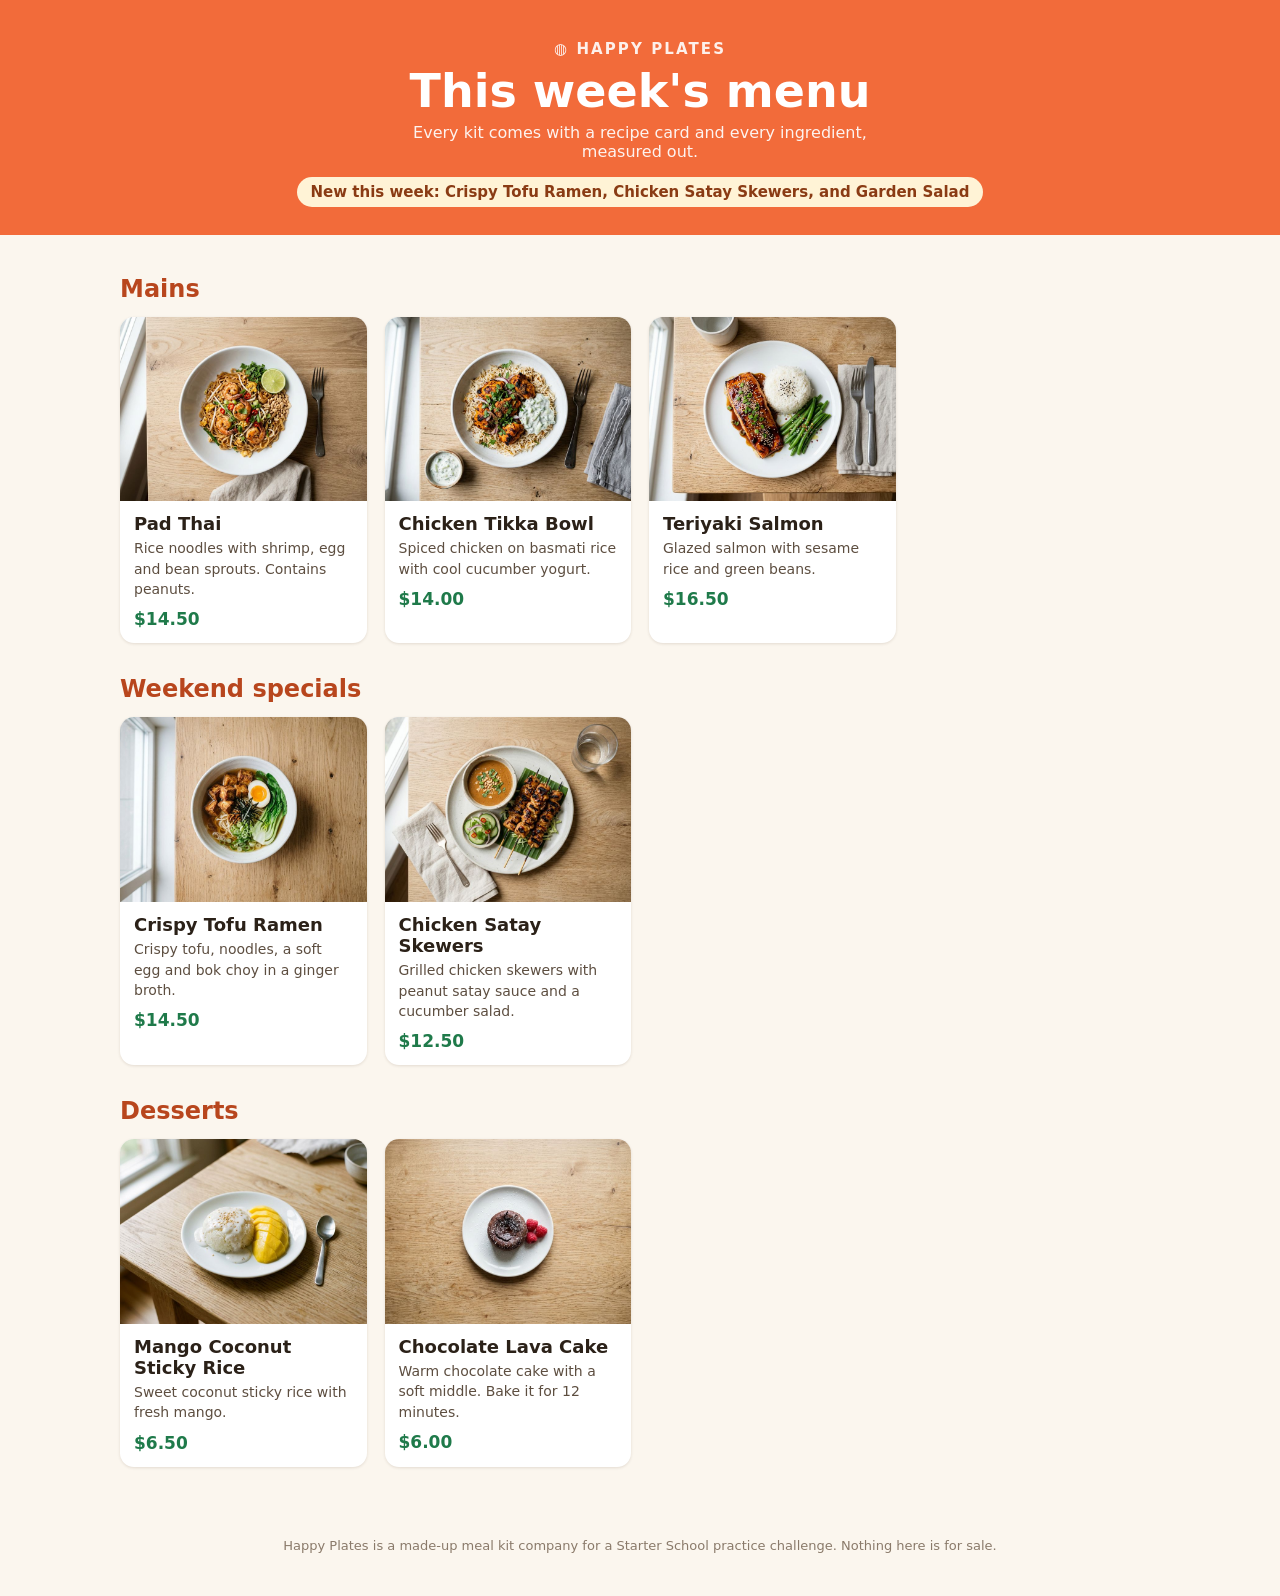
<file: index.html>
<!DOCTYPE html>
<html lang="en">
<head>
  <meta charset="utf-8">
  <meta name="viewport" content="width=device-width, initial-scale=1">
  <meta name="robots" content="noindex">
  <title>Happy Plates · This week's menu</title>
  <link rel="stylesheet" href="style.css">
</head>
<body>
  <header class="top">
    <p class="logo">Happy Plates</p>
    <h1>This week's menu</h1>
    <p class="sub">Every kit comes with a recipe card and every ingredient, measured out.</p>
    <p class="new">New this week: Crispy Tofu Ramen, Chicken Satay Skewers, and Garden Salad </p>
  </header>

  <main>
    <h2>Mains</h2>
    <section class="menu">

      <article class="dish">
        <img src="photos/pad-thai.jpg" alt="Pad thai noodles with shrimp, crushed peanuts and a lime wedge">
        <h3>Pad Thai</h3>
        <p class="desc">Rice noodles with shrimp, egg and bean sprouts. Contains peanuts.</p>
        <p class="price">$14.50</p>
      </article>

      <article class="dish">
        <img src="photos/chicken-tikka-bowl.jpg" alt="Spiced chicken tikka over basmati rice with cucumber yogurt">
        <h3>Chicken Tikka Bowl</h3>
        <p class="desc">Spiced chicken on basmati rice with cool cucumber yogurt.</p>
        <p class="price">$14.00</p>
      </article>

      <article class="dish">
        <img src="photos/teriyaki-salmon.jpg" alt="Glazed salmon with sesame seeds, white rice and green beans">
        <h3>Teriyaki Salmon</h3>
        <p class="desc">Glazed salmon with sesame rice and green beans.</p>
        <p class="price">$16.50</p>
      </article>

      <!-- END OF MAINS: add new mains above this line -->
    </section>

    <h2>Weekend specials</h2>
    <section class="menu">

      <article class="dish">
        <img src="photos/tofu-ramen.jpg" alt="A bowl of ramen with crispy tofu, a soft egg and bok choy">
        <h3>Crispy Tofu Ramen</h3>
        <p class="desc">Crispy tofu, noodles, a soft egg and bok choy in a ginger broth.</p>
        <p class="price">$14.50</p>
      </article>

      <article class="dish">
        <img src="photos/satay-skewers.jpg" alt="A grilled chicken satay skewers served with satay peanut sauce and cucumber salad">
        <h3>Chicken Satay Skewers</h3>
        <p class="desc">Grilled chicken skewers with peanut satay sauce and a cucumber salad.</p>
        <p class="price">$12.50</p>
      </article>

    </section>

    <h2>Desserts</h2>
    <section class="menu">

      <article class="dish">
        <img src="photos/mango-sticky-rice.jpg" alt="Mango slices next to sticky rice with coconut sauce">
        <h3>Mango Coconut Sticky Rice</h3>
        <p class="desc">Sweet coconut sticky rice with fresh mango.</p>
        <p class="price">$6.50</p>
      </article>

      <article class="dish">
        <img src="photos/lava-cake.jpg" alt="A small chocolate lava cake with powdered sugar and raspberries">
        <h3>Chocolate Lava Cake</h3>
        <p class="desc">Warm chocolate cake with a soft middle. Bake it for 12 minutes.</p>
        <p class="price">$6.00</p>
      </article>

    </section>
  </main>

  <footer>
    <p>Happy Plates is a made-up meal kit company for a Starter School practice challenge. Nothing here is for sale.</p>
  </footer>
</body>
</html>
</file>
<file: style.css>
/* Happy Plates menu · a made-up meal kit company for a Starter School practice challenge */
* { box-sizing: border-box; }
body { margin: 0; font-family: system-ui, -apple-system, "Segoe UI", Roboto, sans-serif; color: #2b2118; background: #fbf6ee; }
.top { text-align: center; padding: 40px 20px 28px; background: #f26b3a; color: #fff; }
.logo { margin: 0; font-weight: 800; font-size: 15px; letter-spacing: .14em; text-transform: uppercase; opacity: .9; }
.logo::before { content: "◍ "; }
h1 { margin: 8px 0 6px; font-size: clamp(30px, 6vw, 46px); line-height: 1.1; }
.sub { margin: 0 auto; max-width: 520px; font-size: 16px; opacity: .92; }
.new { display: inline-block; margin: 16px 0 0; padding: 6px 14px; border-radius: 99px; background: #fff3d6; color: #8a3b14; font-weight: 700; font-size: 15px; }
main { max-width: 1080px; margin: 0 auto; padding: 8px 20px 40px; }
h2 { margin: 32px 0 14px; font-size: 24px; color: #b8461d; }
.menu { display: grid; grid-template-columns: repeat(auto-fill, minmax(240px, 1fr)); gap: 18px; }
.dish { background: #fff; border-radius: 14px; overflow: hidden; box-shadow: 0 1px 3px rgba(60, 35, 10, .12); }
.dish img { display: block; width: 100%; aspect-ratio: 4 / 3; object-fit: cover; background: #eadfce; }
.dish h3 { margin: 12px 14px 4px; font-size: 18px; }
.desc { margin: 0 14px; font-size: 14px; line-height: 1.45; color: #5d4e40; }
.price { margin: 10px 14px 14px; font-weight: 800; font-size: 17px; color: #1f7a4a; }
footer { text-align: center; padding: 18px 20px 30px; font-size: 13px; color: #8a7a6a; }
</file>
